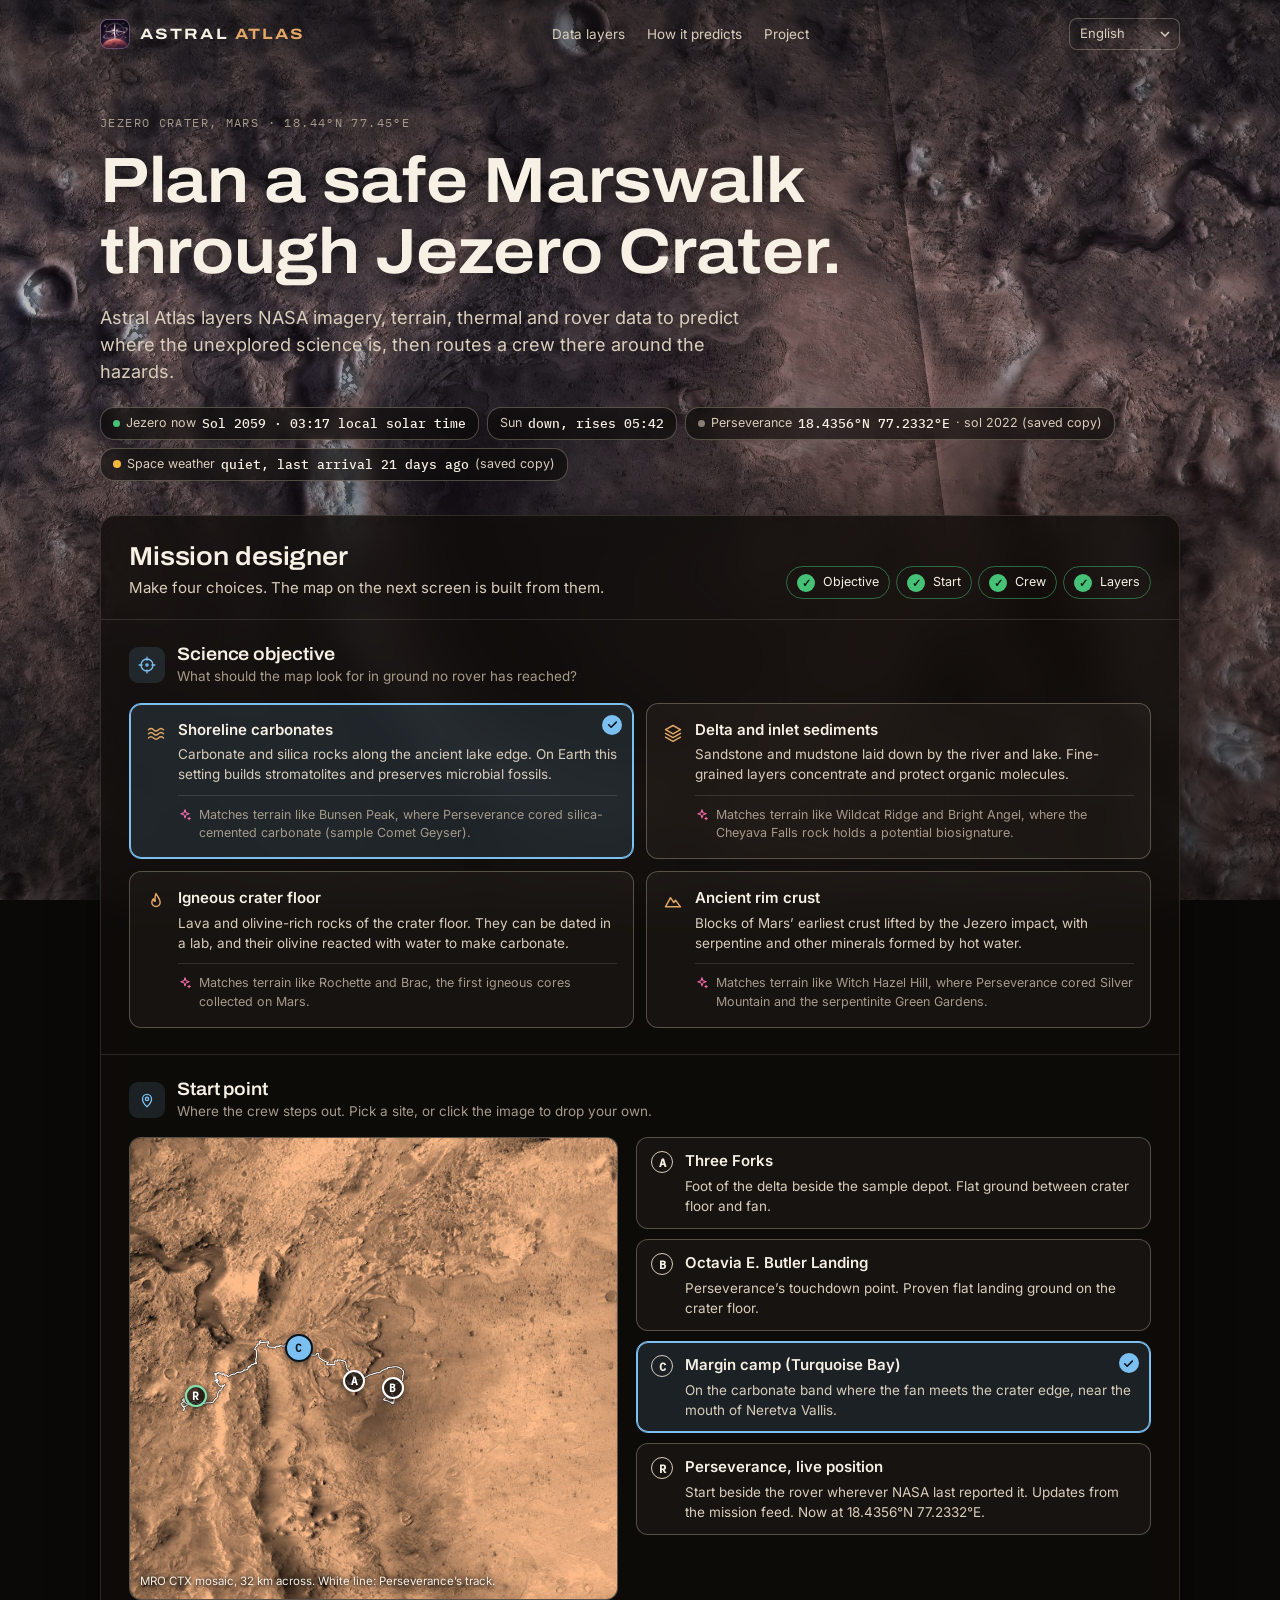
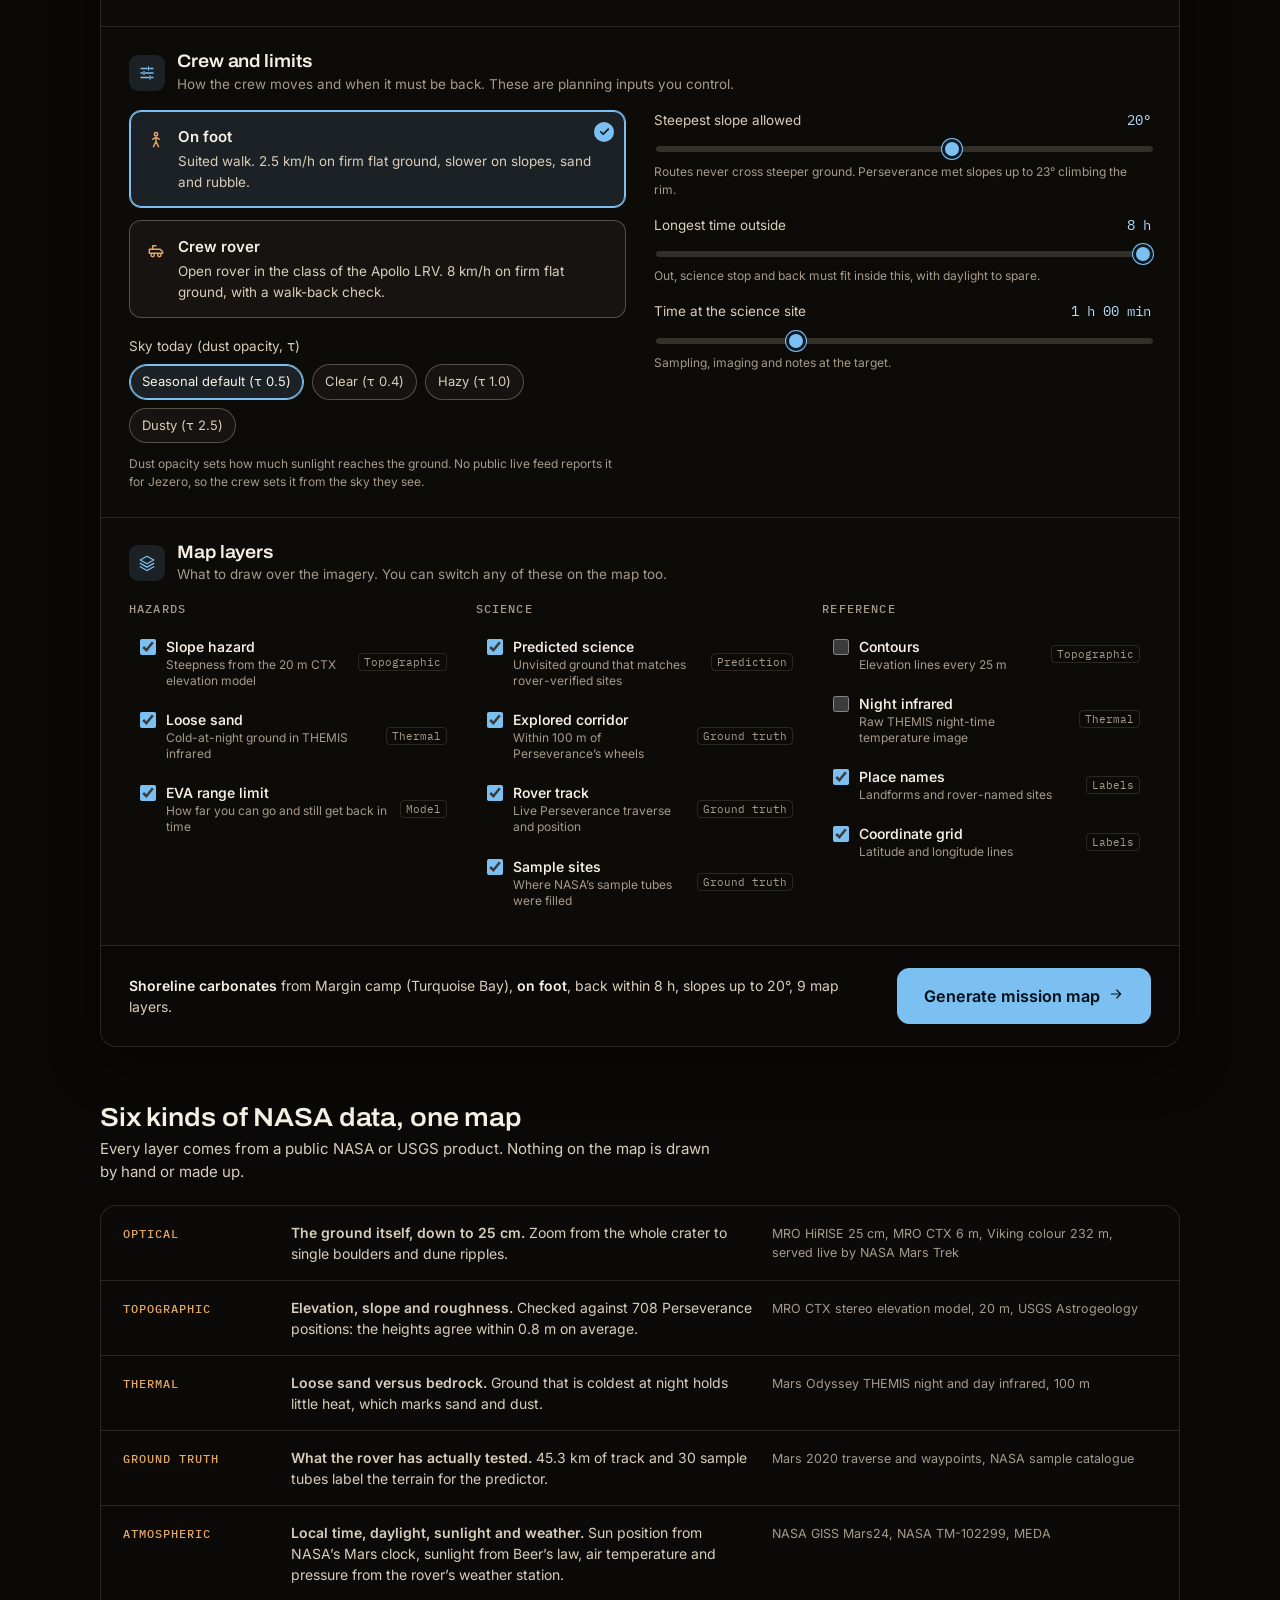
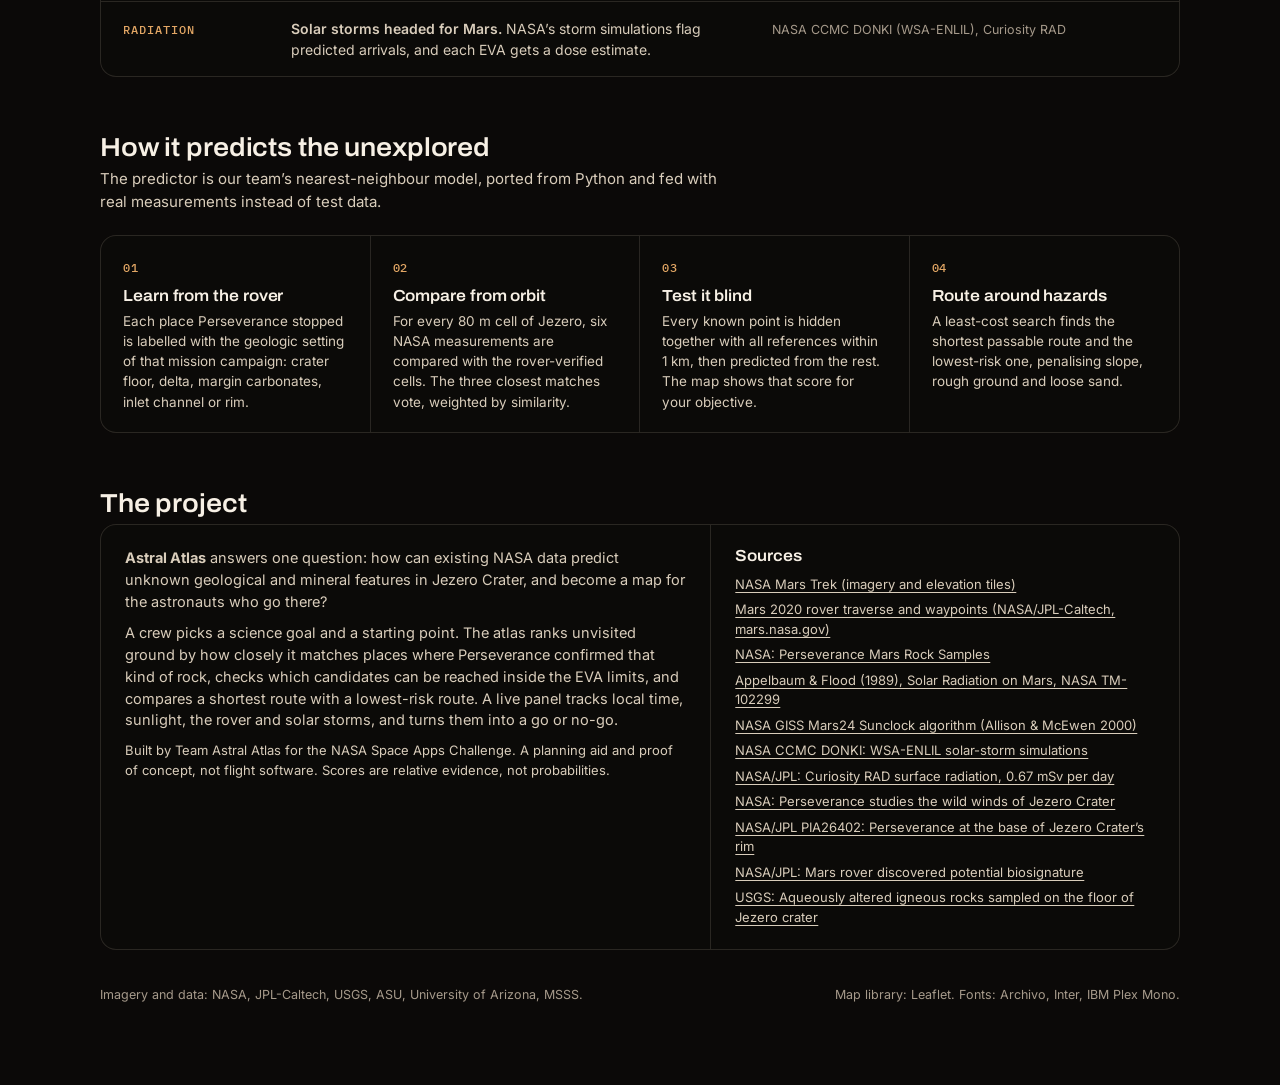
<file: index.html>
<!doctype html>
<html lang="en">
<head>
  <meta charset="utf-8">
  <meta name="viewport" content="width=device-width, initial-scale=1">
  <title>Astral Atlas | Jezero Marswalk Planner</title>
  <meta name="description" content="Astral Atlas layers NASA imagery, terrain, thermal and rover data to predict unexplored science targets in Jezero Crater and route a Mars crew to them safely.">
  <link rel="icon" href="assets/favicon.ico" sizes="any">
  <link rel="icon" href="assets/favicon-32.png" type="image/png" sizes="32x32">
  <link rel="apple-touch-icon" href="assets/apple-touch-icon.png">
  <link rel="preload" href="assets/jezero-hero.jpg" as="image">
  <link rel="stylesheet" href="css/atlas.css">
  <link rel="stylesheet" href="css/designer.css">
</head>
<body class="designer">
  <div class="backdrop" aria-hidden="true"></div>

  <header class="topbar">
    <a class="brand" href="index.html" aria-label="Astral Atlas home">
      <img class="brand-mark" src="assets/logo-128.png" alt="">
      <span class="brand-name notranslate">ASTRAL <span>ATLAS</span></span>
    </a>
    <nav aria-label="Page sections">
      <a href="#data">Data layers</a>
      <a href="#method">How it predicts</a>
      <a href="#about">Project</a>
    </nav>
  </header>

  <main class="column">
    <section class="intro">
      <p class="eyebrow">Jezero Crater, Mars &middot; 18.44&deg;N 77.45&deg;E</p>
      <h1>Plan a safe Marswalk through Jezero Crater.</h1>
      <p class="lead">Astral Atlas layers NASA imagery, terrain, thermal and rover data to predict where the unexplored science is, then routes a crew there around the hazards.</p>
      <div class="live-strip" id="liveStrip" aria-live="polite">
        <span class="chip"><span class="live-dot" id="clockDot"></span>Jezero now <b id="liveClock">--:--</b></span>
        <span class="chip" id="liveSun">Sun <b>--</b></span>
        <span class="chip" id="liveRover">Perseverance <b>locating</b></span>
        <span class="chip" id="liveStorm">Space weather <b>checking</b></span>
      </div>
    </section>

    <form class="designer-card glass" id="designer" autocomplete="off">
      <div class="designer-head">
        <div>
          <h2>Mission designer</h2>
          <p>Make four choices. The map on the next screen is built from them.</p>
        </div>
        <ol class="steps" id="steps" aria-label="Progress">
          <li class="done"><span>Objective</span></li>
          <li class="done"><span>Start</span></li>
          <li class="done"><span>Crew</span></li>
          <li class="done"><span>Layers</span></li>
        </ol>
      </div>

      <fieldset class="block">
        <legend>
          <div class="block-head">
            <span class="block-icon" id="icObjective"></span>
            <div><h3>Science objective</h3><p>What should the map look for in ground no rover has reached?</p></div>
          </div>
        </legend>
        <div class="options" id="objectiveOptions"></div>
      </fieldset>

      <fieldset class="block">
        <legend>
          <div class="block-head">
            <span class="block-icon" id="icStart"></span>
            <div><h3>Start point</h3><p>Where the crew steps out. Pick a site, or click the image to drop your own.</p></div>
          </div>
        </legend>
        <div class="start-layout">
          <div class="locator" id="locator" role="application" aria-label="Jezero study area. Click to set a custom start point.">
            <img src="assets/jezero-locator.jpg" alt="MRO Context Camera view of western Jezero Crater showing the river delta, crater floor and rim" draggable="false">
            <svg class="track-svg" id="locatorTrack" viewBox="0 0 1000 947.5" preserveAspectRatio="none" aria-hidden="true"></svg>
            <div id="locatorPins"></div>
            <div class="locator-cap">MRO CTX mosaic, 32 km across. White line: Perseverance&rsquo;s track.</div>
          </div>
          <div class="start-list" id="startOptions"></div>
        </div>
      </fieldset>

      <fieldset class="block">
        <legend>
          <div class="block-head">
            <span class="block-icon" id="icCrew"></span>
            <div><h3>Crew and limits</h3><p>How the crew moves and when it must be back. These are planning inputs you control.</p></div>
          </div>
        </legend>
        <div class="crew-layout">
          <div>
            <div class="options" id="modeOptions" style="grid-template-columns:minmax(0,1fr)"></div>
            <p class="field-label" style="margin-top:18px">Sky today (dust opacity, &tau;)</p>
            <div class="seg" id="tauOptions"></div>
            <p class="note">Dust opacity sets how much sunlight reaches the ground. No public live feed reports it for Jezero, so the crew sets it from the sky they see.</p>
          </div>
          <div class="sliders">
            <div class="slider">
              <label for="maxSlope">Steepest slope allowed <output id="maxSlopeOut" for="maxSlope"></output></label>
              <input type="range" id="maxSlope" min="8" max="28" step="1">
              <small>Routes never cross steeper ground. Perseverance met slopes up to 23&deg; climbing the rim.</small>
            </div>
            <div class="slider">
              <label for="evaHours">Longest time outside <output id="evaHoursOut" for="evaHours"></output></label>
              <input type="range" id="evaHours" min="2" max="8" step="0.5">
              <small>Out, science stop and back must fit inside this, with daylight to spare.</small>
            </div>
            <div class="slider">
              <label for="siteMinutes">Time at the science site <output id="siteMinutesOut" for="siteMinutes"></output></label>
              <input type="range" id="siteMinutes" min="15" max="180" step="15">
              <small>Sampling, imaging and notes at the target.</small>
            </div>
          </div>
        </div>
      </fieldset>

      <fieldset class="block">
        <legend>
          <div class="block-head">
            <span class="block-icon" id="icLayers"></span>
            <div><h3>Map layers</h3><p>What to draw over the imagery. You can switch any of these on the map too.</p></div>
          </div>
        </legend>
        <div class="layer-groups" id="layerGroups"></div>
      </fieldset>

      <div class="designer-foot">
        <p class="plan-summary" id="planSummary"></p>
        <button class="btn btn-primary btn-lg" type="submit" id="generate">Generate mission map <span id="icGo"></span></button>
      </div>
    </form>

    <section class="info" id="data">
      <h2>Six kinds of NASA data, one map</h2>
      <p class="sub">Every layer comes from a public NASA or USGS product. Nothing on the map is drawn by hand or made up.</p>
      <div class="panel data-rows">
        <div class="data-row"><span class="data-kind">Optical</span><p><b>The ground itself, down to 25 cm.</b> Zoom from the whole crater to single boulders and dune ripples.</p><span class="src">MRO HiRISE 25 cm, MRO CTX 6 m, Viking colour 232 m, served live by NASA Mars Trek</span></div>
        <div class="data-row"><span class="data-kind">Topographic</span><p><b>Elevation, slope and roughness.</b> Checked against <span id="demN">708</span> Perseverance positions: the heights agree within <span id="demErr">0.8</span> m on average.</p><span class="src">MRO CTX stereo elevation model, 20 m, USGS Astrogeology</span></div>
        <div class="data-row"><span class="data-kind">Thermal</span><p><b>Loose sand versus bedrock.</b> Ground that is coldest at night holds little heat, which marks sand and dust.</p><span class="src">Mars Odyssey THEMIS night and day infrared, 100 m</span></div>
        <div class="data-row"><span class="data-kind">Ground truth</span><p><b>What the rover has actually tested.</b> <span id="roverKm">45</span> km of track and 30 sample tubes label the terrain for the predictor.</p><span class="src">Mars 2020 traverse and waypoints, NASA sample catalogue</span></div>
        <div class="data-row"><span class="data-kind">Atmospheric</span><p><b>Local time, daylight, sunlight and weather.</b> Sun position from NASA&rsquo;s Mars clock, sunlight from Beer&rsquo;s law, air temperature and pressure from the rover&rsquo;s weather station.</p><span class="src">NASA GISS Mars24, NASA TM-102299, MEDA</span></div>
        <div class="data-row"><span class="data-kind">Radiation</span><p><b>Solar storms headed for Mars.</b> NASA&rsquo;s storm simulations flag predicted arrivals, and each EVA gets a dose estimate.</p><span class="src">NASA CCMC DONKI (WSA-ENLIL), Curiosity RAD</span></div>
      </div>
    </section>

    <section class="info" id="method">
      <h2>How it predicts the unexplored</h2>
      <p class="sub">The predictor is our team&rsquo;s nearest-neighbour model, ported from Python and fed with real measurements instead of test data.</p>
      <div class="panel">
        <ol class="method">
          <li><h3>Learn from the rover</h3><p>Each place Perseverance stopped is labelled with the geologic setting of that mission campaign: crater floor, delta, margin carbonates, inlet channel or rim.</p></li>
          <li><h3>Compare from orbit</h3><p>For every 80 m cell of Jezero, six NASA measurements are compared with the rover-verified cells. The three closest matches vote, weighted by similarity.</p></li>
          <li><h3>Test it blind</h3><p>Every known point is hidden together with all references within 1 km, then predicted from the rest. The map shows that score for your objective.</p></li>
          <li><h3>Route around hazards</h3><p>A least-cost search finds the shortest passable route and the lowest-risk one, penalising slope, rough ground and loose sand.</p></li>
        </ol>
      </div>
    </section>

    <section class="info" id="about">
      <h2>The project</h2>
      <div class="panel about">
        <div>
          <p><b>Astral Atlas</b> answers one question: how can existing NASA data predict unknown geological and mineral features in Jezero Crater, and become a map for the astronauts who go there?</p>
          <p>A crew picks a science goal and a starting point. The atlas ranks unvisited ground by how closely it matches places where Perseverance confirmed that kind of rock, checks which candidates can be reached inside the EVA limits, and compares a shortest route with a lowest-risk route. A live panel tracks local time, sunlight, the rover and solar storms, and turns them into a go or no-go.</p>
          <p class="muted" style="font-size:13px">Built by Team Astral Atlas for the NASA Space Apps Challenge. A planning aid and proof of concept, not flight software. Scores are relative evidence, not probabilities.</p>
        </div>
        <div>
          <h3>Sources</h3>
          <ul class="sources" id="sourceList"></ul>
        </div>
      </div>
      <div class="foot">
        <span>Imagery and data: NASA, JPL-Caltech, USGS, ASU, University of Arizona, MSSS.</span>
        <span>Map library: Leaflet. Fonts: Archivo, Inter, IBM Plex Mono.</span>
      </div>
    </section>
  </main>

  <div class="launch" id="launch" hidden>
    <div class="launch-box">
      <div class="spinner"></div>
      <h2>Generating mission map</h2>
      <p id="launchText">Loading NASA terrain for Jezero</p>
    </div>
  </div>

  <script src="js/config.js"></script>
  <script src="js/data/rover.js"></script>
  <script src="js/data/conditions.js"></script>
  <script src="js/atlas-data.js"></script>
  <script src="js/mars-time.js"></script>
  <script src="js/live.js"></script>
  <script src="js/ui-kit.js"></script>
  <script src="js/designer.js"></script>
  <script src="js/translate.js"></script>
</body>
</html>
</file>
<file: css/atlas.css>
/* Astral Atlas shared design system.
   Layout idea: real Jezero imagery edge to edge, dark glass instrument cards floating on it.
   Warm basalt neutrals come from the imagery; the one cool colour is the blue of a Martian sunset. */
@font-face { font-family: 'Archivo'; src: url('../assets/fonts/archivo-var.woff2') format('woff2-variations'); font-weight: 100 900; font-stretch: 62% 125%; font-display: swap; }
@font-face { font-family: 'Inter'; src: url('../assets/fonts/inter-var.woff2') format('woff2-variations'); font-weight: 100 900; font-display: swap; }
@font-face { font-family: 'IBM Plex Mono'; src: url('../assets/fonts/ibm-plex-mono-latin-400-normal.woff2') format('woff2'); font-weight: 400; font-display: swap; }
@font-face { font-family: 'IBM Plex Mono'; src: url('../assets/fonts/ibm-plex-mono-latin-500-normal.woff2') format('woff2'); font-weight: 500; font-display: swap; }

:root {
  color-scheme: dark;
  --basalt-950: #0b0908;
  --basalt-900: #13100e;
  --basalt-800: #1b1714;
  --basalt-700: #27211c;
  --basalt-600: #3a3129;
  --dust-50: #f7f0e5;
  --dust-200: #d9cdbb;
  --dust-400: #a69a8b;
  --dust-500: #8a7f72;
  --line: rgba(247, 232, 208, 0.13);
  --line-strong: rgba(247, 232, 208, 0.28);
  --glass: rgba(15, 12, 10, 0.78);
  --glass-soft: rgba(247, 232, 208, 0.045);
  --ochre: #e3a765;
  --sky: #7cc0f2;
  --sky-strong: #b3dcfb;
  --sky-wash: rgba(124, 192, 242, 0.12);
  --good: #45c277;
  --warning: #f5b63a;
  --serious: #f08a5d;
  --critical: #e85a52;
  --predict: #ff6fae;
  --explored: #7fe3b0;
  --sand: #49d1d6;
  --route: #58aefc;
  --font-display: 'Archivo', 'Arial Narrow', 'Helvetica Neue', Arial, sans-serif;
  --font-text: 'Inter', system-ui, -apple-system, 'Segoe UI', Roboto, sans-serif;
  --font-mono: 'IBM Plex Mono', ui-monospace, 'SF Mono', Menlo, Consolas, monospace;
  --r-sm: 6px;
  --r-md: 10px;
  --r-lg: 16px;
  --shadow: 0 18px 50px rgba(0, 0, 0, 0.45);
}

*, *::before, *::after { box-sizing: border-box; }
html, body { height: 100%; }
body {
  margin: 0;
  background: var(--basalt-950);
  color: var(--dust-50);
  font-family: var(--font-text);
  font-size: 15px;
  line-height: 1.5;
  -webkit-font-smoothing: antialiased;
  text-rendering: optimizeLegibility;
}
h1, h2, h3, h4 { font-family: var(--font-display); font-stretch: 108%; font-weight: 600; line-height: 1.12; margin: 0; text-wrap: balance; letter-spacing: -0.005em; }
p { margin: 0; }
a { color: var(--sky); text-underline-offset: 3px; }
a:hover { color: var(--sky-strong); }
button { font: inherit; color: inherit; cursor: pointer; }
:focus-visible { outline: 2px solid var(--sky); outline-offset: 2px; border-radius: 4px; }
[hidden] { display: none !important; }
svg.ic { width: 1em; height: 1em; flex: none; stroke: currentColor; fill: none; stroke-width: 1.75; stroke-linecap: round; stroke-linejoin: round; }

.mono { font-family: var(--font-mono); font-variant-numeric: tabular-nums; letter-spacing: 0; }
.eyebrow { font-family: var(--font-mono); font-size: 11.5px; letter-spacing: 0.12em; text-transform: uppercase; color: var(--dust-400); }
.muted { color: var(--dust-400); }

/* Brand */
.brand { display: inline-flex; align-items: center; gap: 10px; text-decoration: none; color: var(--dust-50); }
.brand-mark { width: 30px; height: 30px; flex: none; }
.brand-name { font-family: var(--font-display); font-stretch: 122%; font-weight: 700; font-size: 15px; letter-spacing: 0.14em; }
.brand-name span { color: var(--ochre); }

/* Buttons */
.btn {
  display: inline-flex; align-items: center; justify-content: center; gap: 8px;
  padding: 10px 16px; border-radius: var(--r-md); border: 1px solid var(--line-strong);
  background: rgba(247, 232, 208, 0.05); color: var(--dust-50); font-weight: 550; font-size: 14px; text-decoration: none;
  transition: background 0.15s ease, border-color 0.15s ease, transform 0.15s ease;
}
.btn:hover { background: rgba(247, 232, 208, 0.1); border-color: var(--dust-400); color: var(--dust-50); }
.btn-primary { background: var(--sky); border-color: var(--sky); color: #06131d; font-weight: 650; }
.btn-primary:hover { background: var(--sky-strong); border-color: var(--sky-strong); color: #06131d; }
.btn-lg { padding: 15px 26px; font-size: 16px; border-radius: 12px; }
.btn-sm { padding: 6px 10px; font-size: 12.5px; border-radius: 8px; }
.btn[disabled] { opacity: 0.5; cursor: not-allowed; }

/* Status: reserved colours, always with an icon and a word */
.status { display: inline-flex; align-items: center; gap: 6px; font-weight: 650; font-size: 12px; letter-spacing: 0.04em; text-transform: uppercase; }
.status .dot { width: 8px; height: 8px; border-radius: 50%; background: currentColor; flex: none; }
.s-good { color: var(--good); } .s-warning { color: var(--warning); } .s-serious { color: var(--serious); } .s-critical { color: var(--critical); } .s-muted { color: var(--dust-400); }

.chip {
  display: inline-flex; align-items: center; gap: 6px; padding: 4px 9px; border-radius: 999px;
  border: 1px solid var(--line); background: rgba(247, 232, 208, 0.04); font-size: 12px; color: var(--dust-200); white-space: nowrap;
}
.live-dot { width: 7px; height: 7px; border-radius: 50%; background: var(--good); box-shadow: 0 0 0 0 rgba(69, 194, 119, 0.6); animation: pulse 2.4s ease-out infinite; flex: none; }
.live-dot.off { background: var(--dust-500); animation: none; }
@keyframes pulse { 0% { box-shadow: 0 0 0 0 rgba(69, 194, 119, 0.55); } 70% { box-shadow: 0 0 0 7px rgba(69, 194, 119, 0); } 100% { box-shadow: 0 0 0 0 rgba(69, 194, 119, 0); } }

.glass { background: var(--glass); border: 1px solid var(--line); border-radius: var(--r-lg); backdrop-filter: blur(18px) saturate(125%); -webkit-backdrop-filter: blur(18px) saturate(125%); box-shadow: var(--shadow); }

@media (prefers-reduced-motion: reduce) {
  *, *::before, *::after { animation-duration: 0.01ms !important; animation-iteration-count: 1 !important; transition-duration: 0.01ms !important; }
}

/* Charts: recessive grid, text in ink tokens, one shared tooltip */
.viz { display: block; max-width: 100%; height: auto; overflow: visible; }
.viz-grid { stroke: rgba(247, 232, 208, 0.1); stroke-width: 1; }
.viz-tick { fill: var(--dust-400); font: 10.5px var(--font-mono); font-variant-numeric: tabular-nums; }
.viz-note { fill: var(--dust-200); font: 600 10.5px var(--font-text); letter-spacing: 0.04em; text-transform: uppercase; }
.viz-cross { stroke: var(--dust-200); stroke-width: 1; pointer-events: none; }
.viz-legend { display: flex; flex-wrap: wrap; gap: 4px 12px; margin-top: 6px; font-size: 11.5px; color: var(--dust-200); }
.viz-legend-title { color: var(--dust-400); }
.viz-legend-item { display: inline-flex; align-items: center; gap: 5px; }
.viz-legend-item i { width: 10px; height: 10px; border-radius: 2px; display: inline-block; }
.viz-legend-item i.line { width: 14px; height: 2px; border-radius: 1px; }
.viz-legend-item i.dotkey { width: 9px; height: 9px; border-radius: 50%; background: var(--dust-50); }
.viz-tip {
  position: fixed; z-index: 5000; pointer-events: none; min-width: 150px; padding: 8px 10px; border-radius: 8px;
  background: #0d0b09; border: 1px solid var(--line-strong); box-shadow: 0 8px 24px rgba(0, 0, 0, 0.5); font-size: 12px;
}
.viz-tip-row { display: flex; align-items: center; gap: 7px; line-height: 1.55; }
.viz-tip-row strong { font: 500 12.5px var(--font-mono); color: var(--dust-50); }
.viz-tip-row span:last-child { color: var(--dust-400); }
.viz-key { width: 10px; height: 2px; border-radius: 1px; flex: none; }

/* Language menu */
.lang-menu { display: inline-flex; align-items: center; margin-left: 14px; }
.lang-menu select { appearance: none; -webkit-appearance: none; font: inherit; font-size: 13px; color: var(--dust-200); background: transparent url("data:image/svg+xml,%3Csvg xmlns='http://www.w3.org/2000/svg' width='10' height='6'%3E%3Cpath d='M1 1l4 4 4-4' fill='none' stroke='%23d9cdbb' stroke-width='1.5'/%3E%3C/svg%3E") no-repeat right 9px center; border: 1px solid var(--line-strong); border-radius: 8px; padding: 5px 26px 5px 10px; cursor: pointer; max-width: 190px; }
.lang-menu select:hover { color: var(--dust-50); }
.lang-menu select:focus-visible { outline: 2px solid var(--ochre); outline-offset: 2px; }
.lang-menu option { color: #1a1410; background: #f4efe8; }
.lang-sr { position: absolute; width: 1px; height: 1px; overflow: hidden; clip: rect(0 0 0 0); white-space: nowrap; }
/* Hide Google's banner and tooltips; keep the page from being pushed down */
.goog-te-banner-frame, #goog-gt-tt, iframe.VIpgJd-ZVi9od-ORHb-OEVmcd, .VIpgJd-ZVi9od-aZ2wEe-wOHMyf, .VIpgJd-yAWNEb-L7lbkb { display: none !important; }
body { top: 0 !important; }
</file>
<file: css/designer.css>
/* Mission designer (page 1): Jezero from orbit behind one centred column of glass. */
body.designer { min-height: 100%; }
.backdrop {
  position: fixed; inset: 0; z-index: -1;
  background:
    linear-gradient(180deg, rgba(11, 9, 8, 0.62) 0%, rgba(11, 9, 8, 0.28) 34%, rgba(11, 9, 8, 0.78) 100%),
    url('../assets/jezero-hero.jpg') 46% 42% / cover no-repeat;
}
.topbar {
  display: flex; align-items: center; justify-content: space-between; gap: 16px;
  padding: 18px max(20px, env(safe-area-inset-left)) 0; max-width: 1120px; margin: 0 auto;
}
.topbar nav { display: flex; gap: 22px; font-size: 13.5px; }
.topbar nav a { color: var(--dust-200); text-decoration: none; }
.topbar nav a:hover { color: var(--dust-50); }
.column { max-width: 1120px; margin: 0 auto; padding: 0 20px 80px; }

.intro { padding: 64px 0 34px; max-width: 760px; text-shadow: 0 1px 18px rgba(0, 0, 0, 0.55); }
.intro h1 { font-size: clamp(38px, 5.6vw, 64px); font-weight: 650; font-stretch: 112%; margin: 14px 0 16px; }
.intro .lead { font-size: 18px; color: var(--dust-200); max-width: 62ch; }
.live-strip { display: flex; flex-wrap: wrap; gap: 8px; margin-top: 22px; }
.live-strip .chip { background: rgba(11, 9, 8, 0.6); border-color: var(--line-strong); padding: 6px 12px; font-size: 12.5px; backdrop-filter: blur(8px); text-shadow: none; }
.live-strip .chip b { color: var(--dust-50); font-weight: 500; font-family: var(--font-mono); }

.designer-card { padding: 0; overflow: hidden; }
.designer-head { display: flex; align-items: flex-end; justify-content: space-between; gap: 24px; padding: 26px 28px 20px; border-bottom: 1px solid var(--line); flex-wrap: wrap; }
.designer-head h2 { font-size: 26px; }
.designer-head p { color: var(--dust-200); margin-top: 6px; }
.steps { display: flex; gap: 6px; list-style: none; margin: 0; padding: 0; counter-reset: step; }
.steps li { counter-increment: step; display: flex; align-items: center; gap: 8px; font-size: 12.5px; color: var(--dust-400); padding: 6px 10px; border-radius: 999px; border: 1px solid var(--line); }
.steps li::before { content: counter(step); font-family: var(--font-mono); width: 18px; height: 18px; border-radius: 50%; display: grid; place-items: center; background: rgba(247, 232, 208, 0.1); color: var(--dust-50); font-size: 11px; }
.steps li.done { color: var(--dust-50); border-color: rgba(69, 194, 119, 0.5); }
.steps li.done::before { content: '\2713'; background: var(--good); color: #06180d; font-weight: 700; }

.block { border: 0; margin: 0; padding: 0 28px 26px; border-bottom: 1px solid var(--line); min-width: 0; }
.block-head { display: flex; align-items: center; gap: 12px; margin-bottom: 16px; }
.block-icon { width: 36px; height: 36px; border-radius: 9px; display: grid; place-items: center; background: var(--sky-wash); color: var(--sky); font-size: 18px; flex: none; }
.block-head h3 { font-size: 18px; }
.block-head p { color: var(--dust-400); font-size: 13.5px; margin-top: 2px; }
.block legend { padding: 24px 0 0; width: 100%; float: left; }
.block legend + * { clear: both; }

.options { display: grid; gap: 12px; grid-template-columns: repeat(2, minmax(0, 1fr)); }
.option { position: relative; display: block; cursor: pointer; }
.option input { position: absolute; opacity: 0; inset: 0; cursor: pointer; }
.option-body {
  display: flex; gap: 12px; height: 100%; padding: 15px 16px; border-radius: 12px; border: 1px solid var(--line-strong);
  background: var(--glass-soft); transition: border-color 0.15s ease, background 0.15s ease;
}
.option:hover .option-body { border-color: var(--dust-400); }
.option input:focus-visible + .option-body { outline: 2px solid var(--sky); outline-offset: 2px; }
.option input:checked + .option-body { border-color: var(--sky); background: var(--sky-wash); box-shadow: inset 0 0 0 1px var(--sky); }
.option-icon { font-size: 20px; color: var(--ochre); margin-top: 2px; }
.option-title { font-weight: 600; font-size: 15px; display: block; padding-right: 26px; }
.option-text { display: block; color: var(--dust-200); font-size: 13.5px; margin-top: 3px; }
.option-body > span:last-child { min-width: 0; }
.option-evidence { display: flex; gap: 7px; align-items: flex-start; margin-top: 10px; padding-top: 10px; border-top: 1px solid var(--line); font-size: 12.5px; color: var(--dust-400); }
.option-evidence svg { font-size: 14px; margin-top: 2px; color: var(--predict); }
.option-check { position: absolute; top: 12px; right: 12px; width: 20px; height: 20px; border-radius: 50%; display: none; place-items: center; background: var(--sky); color: #06131d; font-size: 13px; }
.option input:checked ~ .option-check { display: grid; }
.option-check svg { stroke-width: 3; }

/* Start point: locator image with pins */
.start-layout { display: grid; grid-template-columns: minmax(0, 0.95fr) minmax(0, 1fr); gap: 18px; align-items: start; }
.locator { position: relative; border-radius: 12px; overflow: hidden; border: 1px solid var(--line-strong); cursor: crosshair; aspect-ratio: 1200 / 1137; background: var(--basalt-800); }
.locator img { display: block; width: 100%; height: 100%; object-fit: cover; }
.locator-cap { position: absolute; left: 10px; bottom: 9px; right: 10px; font-size: 11.5px; color: var(--dust-50); text-shadow: 0 1px 4px #000, 0 0 12px #000; pointer-events: none; }
.pin { position: absolute; transform: translate(-50%, -50%); width: 22px; height: 22px; border-radius: 50%; border: 2px solid #fff; background: rgba(11, 9, 8, 0.75); color: #fff; font: 600 11px var(--font-mono); display: grid; place-items: center; padding: 0; box-shadow: 0 2px 8px rgba(0, 0, 0, 0.6); }
.pin.sel { background: var(--sky); border-color: #06131d; color: #06131d; width: 28px; height: 28px; z-index: 2; }
.pin.rover { border-color: var(--explored); }
.track-svg { position: absolute; inset: 0; width: 100%; height: 100%; pointer-events: none; }
.start-list { display: grid; gap: 10px; }
.start-list .option-body { padding: 12px 14px; }
.start-list .option-icon { font: 600 12px var(--font-mono); width: 22px; height: 22px; border-radius: 50%; border: 1.5px solid var(--dust-200); color: var(--dust-50); display: grid; place-items: center; flex: none; margin-top: 1px; }

/* Crew and limits */
.crew-layout { display: grid; grid-template-columns: minmax(0, 1fr) minmax(0, 1fr); gap: 18px 28px; }
.sliders { display: grid; gap: 16px; align-content: start; }
.slider label { display: flex; justify-content: space-between; align-items: baseline; font-size: 13.5px; color: var(--dust-200); margin-bottom: 6px; }
.slider output { font-family: var(--font-mono); color: var(--sky-strong); font-size: 13.5px; }
.slider small { display: block; color: var(--dust-400); font-size: 12px; margin-top: 4px; }
input[type='range'] { -webkit-appearance: none; appearance: none; width: 100%; height: 6px; border-radius: 3px; background: rgba(247, 232, 208, 0.16); outline-offset: 6px; }
input[type='range']::-webkit-slider-thumb { -webkit-appearance: none; width: 20px; height: 20px; border-radius: 50%; background: var(--sky); border: 3px solid #0e1a24; box-shadow: 0 0 0 1px var(--sky); cursor: grab; }
input[type='range']::-moz-range-thumb { width: 16px; height: 16px; border-radius: 50%; background: var(--sky); border: 3px solid #0e1a24; box-shadow: 0 0 0 1px var(--sky); cursor: grab; }
.seg { display: flex; flex-wrap: wrap; gap: 8px; }
.seg label { position: relative; cursor: pointer; }
.seg input { position: absolute; opacity: 0; inset: 0; cursor: pointer; }
.seg span { display: inline-flex; align-items: center; gap: 6px; padding: 7px 12px; border-radius: 999px; border: 1px solid var(--line-strong); font-size: 13px; color: var(--dust-200); background: var(--glass-soft); }
.seg input:checked + span { border-color: var(--sky); background: var(--sky-wash); color: var(--dust-50); box-shadow: inset 0 0 0 1px var(--sky); }
.seg input:focus-visible + span { outline: 2px solid var(--sky); outline-offset: 2px; }
.field-label { font-size: 13.5px; color: var(--dust-200); margin-bottom: 8px; }
.note { font-size: 12px; color: var(--dust-400); margin-top: 12px; }

/* Layers */
.layer-groups { display: grid; grid-template-columns: repeat(3, minmax(0, 1fr)); gap: 18px; }
.layer-group h4 { font: 500 11.5px var(--font-mono); letter-spacing: 0.1em; text-transform: uppercase; color: var(--dust-400); margin-bottom: 10px; }
.layer-toggle { display: flex; align-items: flex-start; gap: 10px; padding: 9px 10px; border-radius: 10px; cursor: pointer; border: 1px solid transparent; }
.layer-toggle:hover { background: var(--glass-soft); }
.layer-toggle input { margin: 3px 0 0; width: 16px; height: 16px; accent-color: var(--sky); flex: none; }
.layer-toggle b { display: block; font-weight: 550; font-size: 14px; }
.layer-toggle small { display: block; color: var(--dust-400); font-size: 12px; line-height: 1.35; }
.layer-kind { margin-left: auto; font: 10.5px var(--font-mono); color: var(--dust-400); border: 1px solid var(--line); border-radius: 4px; padding: 1px 5px; white-space: nowrap; align-self: center; }

.designer-foot { display: flex; align-items: center; justify-content: space-between; gap: 20px; padding: 22px 28px; background: rgba(11, 9, 8, 0.5); flex-wrap: wrap; }
.plan-summary { font-size: 14px; color: var(--dust-200); min-width: 0; flex: 1 1 320px; }
.plan-summary b { color: var(--dust-50); font-weight: 600; }

/* Below the designer */
.info { margin-top: 56px; }
.info > h2 { font-size: 26px; margin-bottom: 6px; }
.info > .sub { color: var(--dust-200); max-width: 70ch; margin-bottom: 22px; }
.panel { background: rgba(13, 11, 9, 0.84); border: 1px solid var(--line); border-radius: var(--r-lg); backdrop-filter: blur(14px); }
.data-rows { display: grid; }
.data-row { display: grid; grid-template-columns: 150px minmax(0, 1.2fr) minmax(0, 1fr); gap: 18px; padding: 16px 22px; border-bottom: 1px solid var(--line); align-items: baseline; }
.data-row:last-child { border-bottom: 0; }
.data-kind { font: 500 12px var(--font-mono); letter-spacing: 0.08em; text-transform: uppercase; color: var(--ochre); }
.data-row b { font-weight: 600; }
.data-row p { color: var(--dust-200); font-size: 14px; }
.data-row .src { font-size: 12.5px; color: var(--dust-400); }
.method { display: grid; grid-template-columns: repeat(4, minmax(0, 1fr)); gap: 0; counter-reset: m; margin: 0; padding: 0; }
.method li { list-style: none; padding: 20px 22px; border-right: 1px solid var(--line); counter-increment: m; }
.method li:last-child { border-right: 0; }
.method li::before { content: counter(m, decimal-leading-zero); font: 500 12px var(--font-mono); color: var(--ochre); letter-spacing: 0.08em; }
.method h3 { font-size: 16px; margin: 8px 0 6px; }
.method p { color: var(--dust-200); font-size: 13.5px; }
.method ol { margin: 0; padding: 0; }
.about { display: grid; grid-template-columns: minmax(0, 1.3fr) minmax(0, 1fr); gap: 0; }
.about > div { padding: 22px 24px; }
.about > div + div { border-left: 1px solid var(--line); }
.about p + p { margin-top: 10px; }
.about p { color: var(--dust-200); font-size: 14.5px; }
.about h3 { font-size: 16px; margin-bottom: 10px; }
.sources { margin: 0; padding: 0; list-style: none; display: grid; gap: 6px; font-size: 13px; }
.sources a { color: var(--dust-200); }
.sources a:hover { color: var(--sky-strong); }
.foot { margin-top: 36px; color: var(--dust-400); font-size: 12.5px; display: flex; justify-content: space-between; gap: 16px; flex-wrap: wrap; }

.launch { position: fixed; inset: 0; z-index: 50; display: grid; place-items: center; background: rgba(11, 9, 8, 0.86); backdrop-filter: blur(6px); }
.launch-box { text-align: center; }
.launch-box h2 { font-size: 24px; margin: 18px 0 6px; }
.launch-box p { color: var(--dust-200); }
.spinner { width: 46px; height: 46px; margin: 0 auto; border-radius: 50%; border: 3px solid rgba(124, 192, 242, 0.25); border-top-color: var(--sky); animation: spin 0.9s linear infinite; }
@keyframes spin { to { transform: rotate(360deg); } }

@media (max-width: 860px) {
  .options, .start-layout, .crew-layout, .layer-groups, .about { grid-template-columns: minmax(0, 1fr); }
  .method { grid-template-columns: repeat(2, minmax(0, 1fr)); }
  .method li:nth-child(2) { border-right: 0; }
  .method li:nth-child(-n+2) { border-bottom: 1px solid var(--line); }
  .data-row { grid-template-columns: minmax(0, 1fr); gap: 4px; }
  .about > div + div { border-left: 0; border-top: 1px solid var(--line); }
  .block, .designer-head, .designer-foot { padding-left: 18px; padding-right: 18px; }
  .intro { padding-top: 40px; }
  .topbar nav { display: none; }
  .steps li span { display: none; }
}
@media (max-width: 520px) {
  .method { grid-template-columns: minmax(0, 1fr); }
  .method li { border-right: 0; border-bottom: 1px solid var(--line); }
  .designer-foot .btn { width: 100%; }
}

/* Narrow screens: nothing may push the page wider than the viewport */
.live-strip .chip { white-space: normal; border-radius: 14px; max-width: 100%; }
.steps { flex-wrap: wrap; }
.designer-card, .info, .intro { min-width: 0; max-width: 100%; }
.layer-toggle > span:nth-child(2) { min-width: 0; }
@media (max-width: 520px) {
  .layer-kind { display: none; }
  .intro h1 { font-size: 34px; }
  .seg span { font-size: 12px; padding: 6px 9px; }
}
</file>
